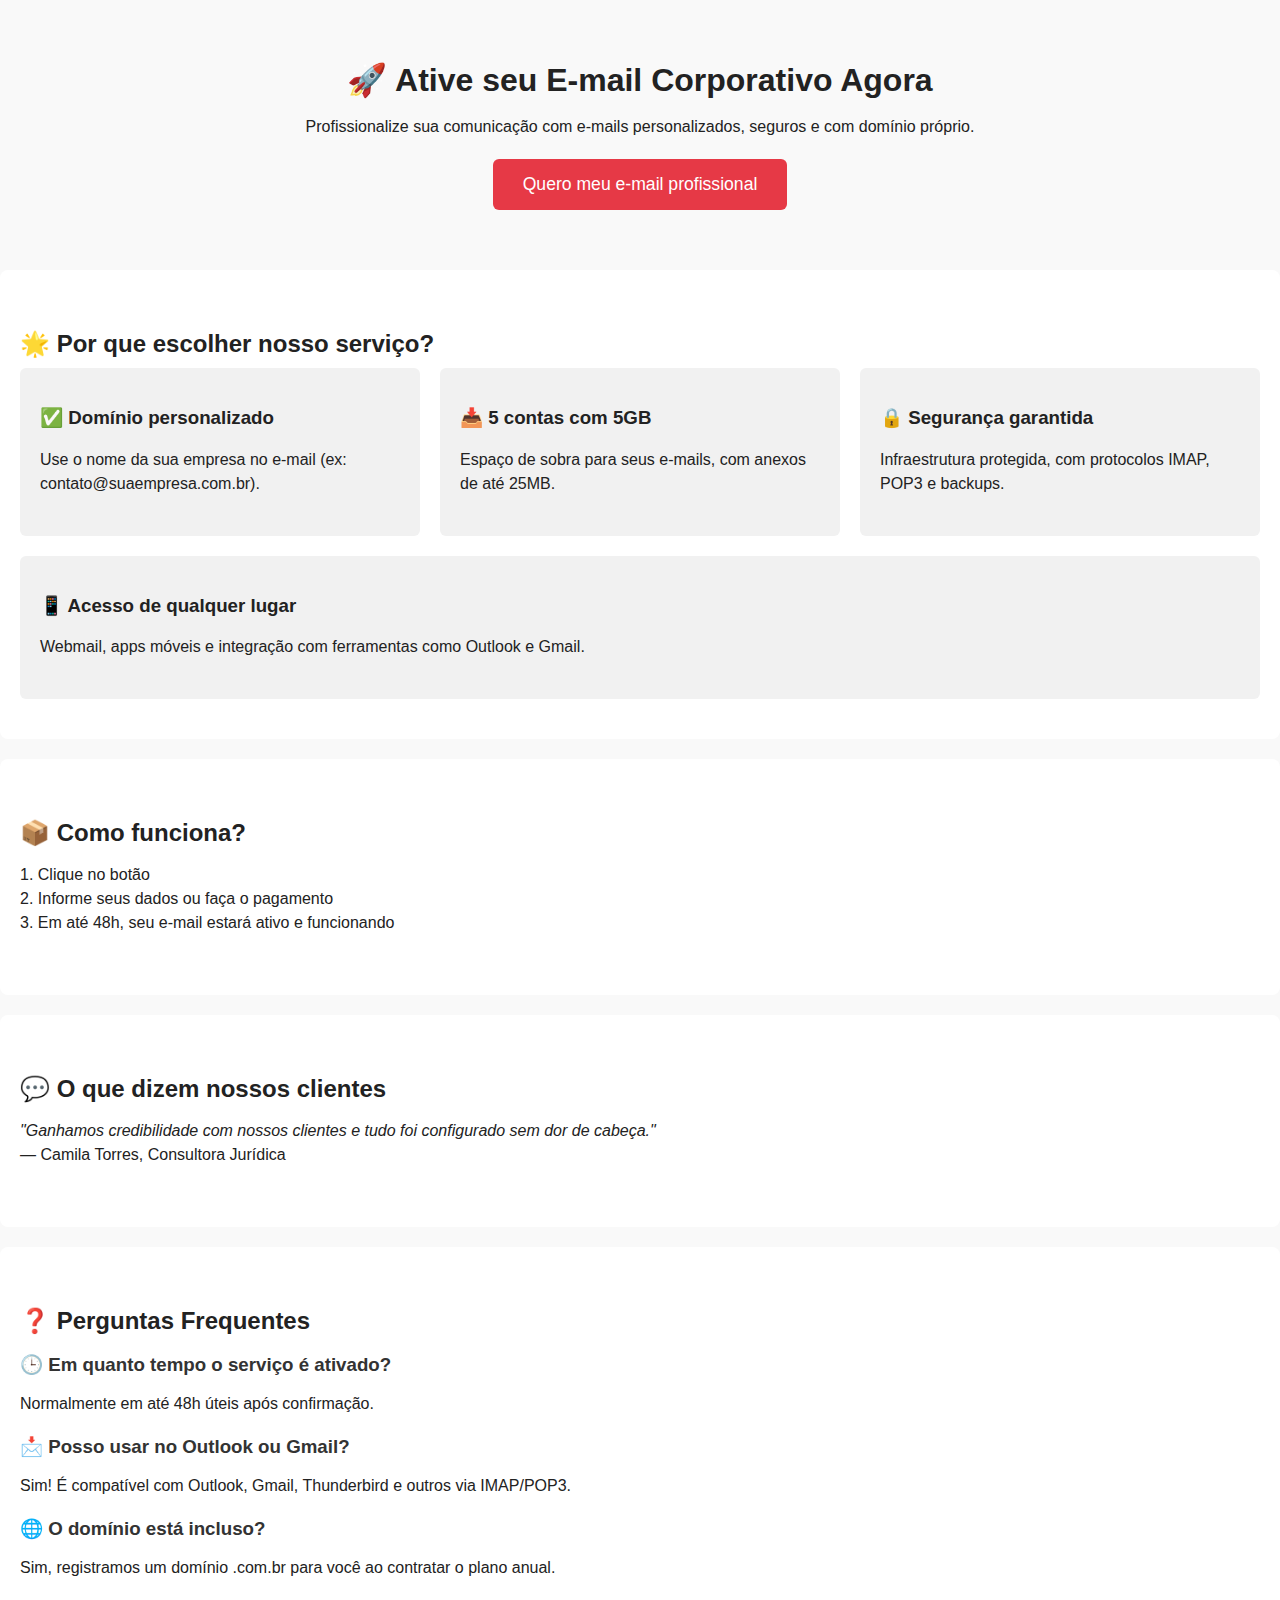
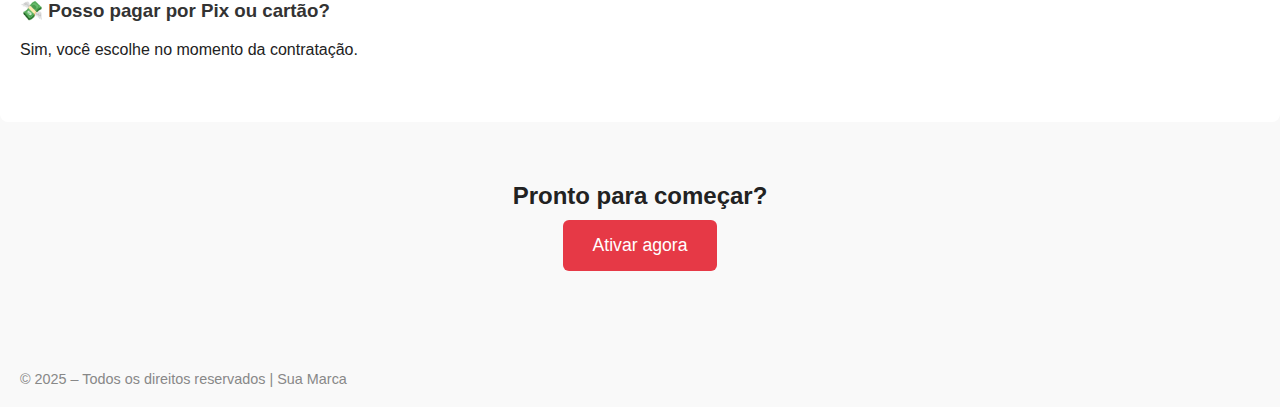
<file: !DOCTYPEotimizadoFINAL.html>
<!DOCTYPE html>
<html lang="pt-BR">
<head>
  <meta charset="UTF-8" />
  <meta name="viewport" content="width=device-width, initial-scale=1" />
  <meta name="description" content="Ative seu e-mail corporativo com domínio próprio em minutos. Profissionalismo, segurança e suporte humano para sua empresa.">
  <title>Ative seu E-mail Profissional</title>
  <style>
    body { margin: 0; font-family: Arial, sans-serif; background: #f9f9f9; color: #222; }
    .container { max-width: 800px; margin: auto; padding: 40px 20px; text-align: center; }
    h1, h2 { margin-bottom: 10px; }
    p { margin-bottom: 20px; line-height: 1.5em; }
    .btn-primary {
      background: #e63946; color: white; padding: 15px 30px;
      border: none; border-radius: 6px; font-size: 1.1em; cursor: pointer;
    }
    .section { padding: 40px 20px; background: #fff; margin-top: 20px; border-radius: 8px; }
    .faq-item { text-align: left; margin-bottom: 20px; }
    .faq-item h3 { margin-bottom: 5px; color: #333; }
    .features { text-align: left; display: flex; flex-wrap: wrap; gap: 20px; justify-content: center; }
    .feature { flex: 1 1 300px; background: #f1f1f1; padding: 20px; border-radius: 6px; }
    footer { margin-top: 40px; padding: 20px; font-size: 0.9em; color: #888; }
    @media (max-width: 600px) {
      .features { flex-direction: column; }
    }
  </style>
</head>
<body>

  <div class="container">
    <h1>🚀 Ative seu E-mail Corporativo Agora</h1>
    <p>Profissionalize sua comunicação com e-mails personalizados, seguros e com domínio próprio.</p>
    <button class="btn-primary" onclick="openModal()">Quero meu e-mail profissional</button>
  </div>

  <section class="section">
    <h2>🌟 Por que escolher nosso serviço?</h2>
    <div class="features">
      <div class="feature">
        <h3>✅ Domínio personalizado</h3>
        <p>Use o nome da sua empresa no e-mail (ex: contato@suaempresa.com.br).</p>
      </div>
      <div class="feature">
        <h3>📥 5 contas com 5GB</h3>
        <p>Espaço de sobra para seus e-mails, com anexos de até 25MB.</p>
      </div>
      <div class="feature">
        <h3>🔒 Segurança garantida</h3>
        <p>Infraestrutura protegida, com protocolos IMAP, POP3 e backups.</p>
      </div>
      <div class="feature">
        <h3>📱 Acesso de qualquer lugar</h3>
        <p>Webmail, apps móveis e integração com ferramentas como Outlook e Gmail.</p>
      </div>
    </div>
  </section>

  <section class="section">
    <h2>📦 Como funciona?</h2>
    <p>1. Clique no botão<br>
       2. Informe seus dados ou faça o pagamento<br>
       3. Em até 48h, seu e-mail estará ativo e funcionando</p>
  </section>

  <section class="section">
    <h2>💬 O que dizem nossos clientes</h2>
    <p><em>"Ganhamos credibilidade com nossos clientes e tudo foi configurado sem dor de cabeça."</em><br>— Camila Torres, Consultora Jurídica</p>
  </section>

  <section class="section">
    <h2>❓ Perguntas Frequentes</h2>
    <div class="faq-item">
      <h3>🕒 Em quanto tempo o serviço é ativado?</h3>
      <p>Normalmente em até 48h úteis após confirmação.</p>
    </div>
    <div class="faq-item">
      <h3>📩 Posso usar no Outlook ou Gmail?</h3>
      <p>Sim! É compatível com Outlook, Gmail, Thunderbird e outros via IMAP/POP3.</p>
    </div>
    <div class="faq-item">
      <h3>🌐 O domínio está incluso?</h3>
      <p>Sim, registramos um domínio .com.br para você ao contratar o plano anual.</p>
    </div>
    <div class="faq-item">
      <h3>💸 Posso pagar por Pix ou cartão?</h3>
      <p>Sim, você escolhe no momento da contratação.</p>
    </div>
  </section>

  <div class="container">
    <h2>Pronto para começar?</h2>
    <button class="btn-primary" onclick="openModal()">Ativar agora</button>
  </div>

  <footer>
    © 2025 – Todos os direitos reservados | Sua Marca
  </footer>

  <!-- Modal -->
  <div id="modal" style="display:none;position:fixed;top:0;left:0;width:100%;height:100%;
    background:rgba(0,0,0,0.6);z-index:999;">
    <div style="background:white;margin:60px auto;padding:30px;max-width:400px;border-radius:8px;text-align:left;">
      <h2>Como deseja seguir?</h2>
      <button class="btn-primary" style="width:100%;margin:10px 0;"
        onclick="window.location.href='https://wa.me/SEUNUMERO?text=Olá,+quero+meu+e-mail+corporativo'">
        Falar pelo WhatsApp
      </button>
      <button class="btn-primary" style="width:100%;margin:10px 0;"
        onclick="window.location.href='https://linkdepagamento.com/assinatura'">
        Fazer pagamento agora
      </button>
      <button style="margin-top:10px;width:100%;" onclick="closeModal()">Cancelar</button>
    </div>
  </div>

  <script>
    function openModal(){ document.getElementById('modal').style.display='block'; }
    function closeModal(){ document.getElementById('modal').style.display='none'; }
  </script>

</body>
</html>
</file>
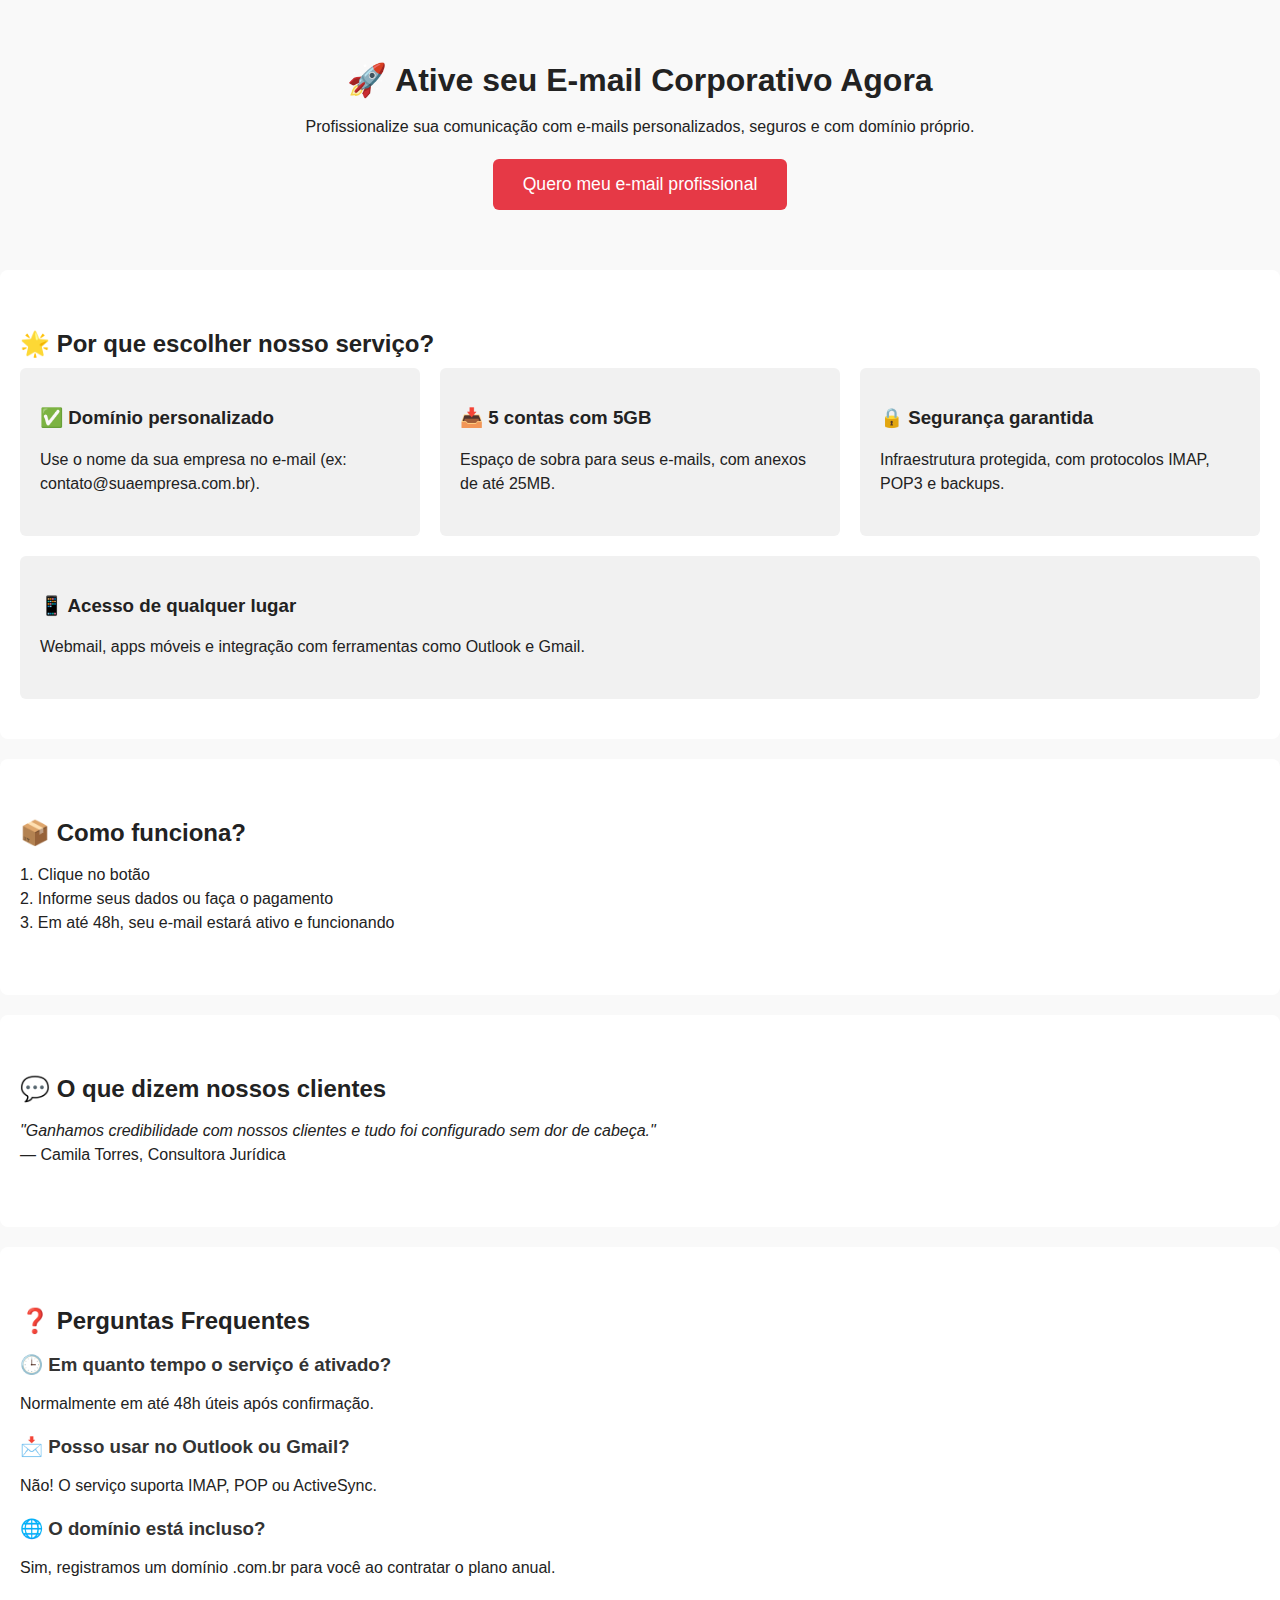
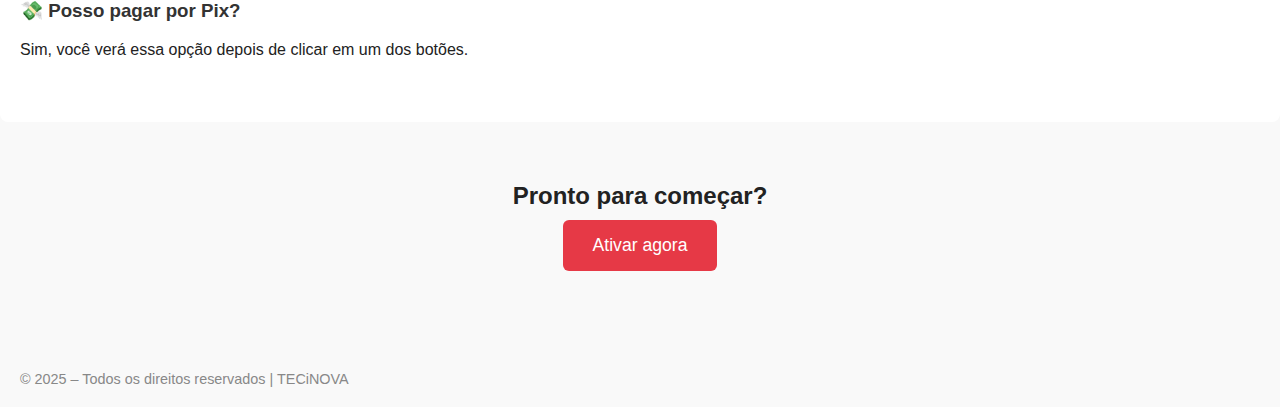
<file: e-mail.html>
<!DOCTYPE html>
<html lang="pt-BR">
<head>
  <meta charset="UTF-8" />
  <meta name="viewport" content="width=device-width, initial-scale=1" />
  <meta name="description" content="Ative seu e-mail corporativo com domínio próprio em minutos. Profissionalismo, segurança e suporte humano para sua empresa.">
  <title>Ative seu E-mail Profissional</title>
  <style>
    body { margin: 0; font-family: Arial, sans-serif; background: #f9f9f9; color: #222; }
    .container { max-width: 800px; margin: auto; padding: 40px 20px; text-align: center; }
    h1, h2 { margin-bottom: 10px; }
    p { margin-bottom: 20px; line-height: 1.5em; }
    .btn-primary {
      background: #e63946; color: white; padding: 15px 30px;
      border: none; border-radius: 6px; font-size: 1.1em; cursor: pointer;
    }
    .section { padding: 40px 20px; background: #fff; margin-top: 20px; border-radius: 8px; }
    .faq-item { text-align: left; margin-bottom: 20px; }
    .faq-item h3 { margin-bottom: 5px; color: #333; }
    .features { text-align: left; display: flex; flex-wrap: wrap; gap: 20px; justify-content: center; }
    .feature { flex: 1 1 300px; background: #f1f1f1; padding: 20px; border-radius: 6px; }
    footer { margin-top: 40px; padding: 20px; font-size: 0.9em; color: #888; }
    @media (max-width: 600px) {
      .features { flex-direction: column; }
    }
  </style>
</head>
<body>

  <div class="container">
    <h1>🚀 Ative seu E-mail Corporativo Agora</h1>
    <p>Profissionalize sua comunicação com e-mails personalizados, seguros e com domínio próprio.</p>
    <button class="btn-primary" onclick="openModal()">Quero meu e-mail profissional</button>
  </div>

  <section class="section">
    <h2>🌟 Por que escolher nosso serviço?</h2>
    <div class="features">
      <div class="feature">
        <h3>✅ Domínio personalizado</h3>
        <p>Use o nome da sua empresa no e-mail (ex: contato@suaempresa.com.br).</p>
      </div>
      <div class="feature">
        <h3>📥 5 contas com 5GB</h3>
        <p>Espaço de sobra para seus e-mails, com anexos de até 25MB.</p>
      </div>
      <div class="feature">
        <h3>🔒 Segurança garantida</h3>
        <p>Infraestrutura protegida, com protocolos IMAP, POP3 e backups.</p>
      </div>
      <div class="feature">
        <h3>📱 Acesso de qualquer lugar</h3>
        <p>Webmail, apps móveis e integração com ferramentas como Outlook e Gmail.</p>
      </div>
    </div>
  </section>

  <section class="section">
    <h2>📦 Como funciona?</h2>
    <p>1. Clique no botão<br>
       2. Informe seus dados ou faça o pagamento<br>
       3. Em até 48h, seu e-mail estará ativo e funcionando</p>
  </section>

  <section class="section">
    <h2>💬 O que dizem nossos clientes</h2>
    <p><em>"Ganhamos credibilidade com nossos clientes e tudo foi configurado sem dor de cabeça."</em><br>— Camila Torres, Consultora Jurídica</p>
  </section>

  <section class="section">
    <h2>❓ Perguntas Frequentes</h2>
    <div class="faq-item">
      <h3>🕒 Em quanto tempo o serviço é ativado?</h3>
      <p>Normalmente em até 48h úteis após confirmação.</p>
    </div>
    <div class="faq-item">
      <h3>📩 Posso usar no Outlook ou Gmail?</h3>
      <p>Não! O serviço suporta IMAP, POP ou ActiveSync.</p>
    </div>
    <div class="faq-item">
      <h3>🌐 O domínio está incluso?</h3>
      <p>Sim, registramos um domínio .com.br para você ao contratar o plano anual.</p>
    </div>
    <div class="faq-item">
      <h3>💸 Posso pagar por Pix?</h3>
      <p>Sim, você verá essa opção depois de clicar em um dos botões.</p>
    </div>
  </section>

  <div class="container">
    <h2>Pronto para começar?</h2>
    <button class="btn-primary" onclick="openModal()">Ativar agora</button>
  </div>

  <footer>
    © 2025 – Todos os direitos reservados | TECiNOVA
  </footer>

  <!-- Modal -->
  <div id="modal" style="display:none;position:fixed;top:0;left:0;width:100%;height:100%;
    background:rgba(0,0,0,0.6);z-index:999;">
    <div style="background:white;margin:60px auto;padding:30px;max-width:400px;border-radius:8px;text-align:left;">
      <h2>Como deseja seguir?</h2>
      <button class="btn-primary" style="width:100%;margin:10px 0;"
        onclick="window.location.href='https://wa.me/SEUNUMERO?text=Olá,+quero+meu+e-mail+corporativo'">
        Falar pelo WhatsApp
      </button>
      <button class="btn-primary" style="width:100%;margin:10px 0;"
        onclick="window.location.href='https://linkdepagamento.com/assinatura'">
        Fazer pagamento agora
      </button>
      <button style="margin-top:10px;width:100%;" onclick="closeModal()">Cancelar</button>
    </div>
  </div>

  <script>
    function openModal(){ document.getElementById('modal').style.display='block'; }
    function closeModal(){ document.getElementById('modal').style.display='none'; }
  </script>

</body>
</html>
</file>
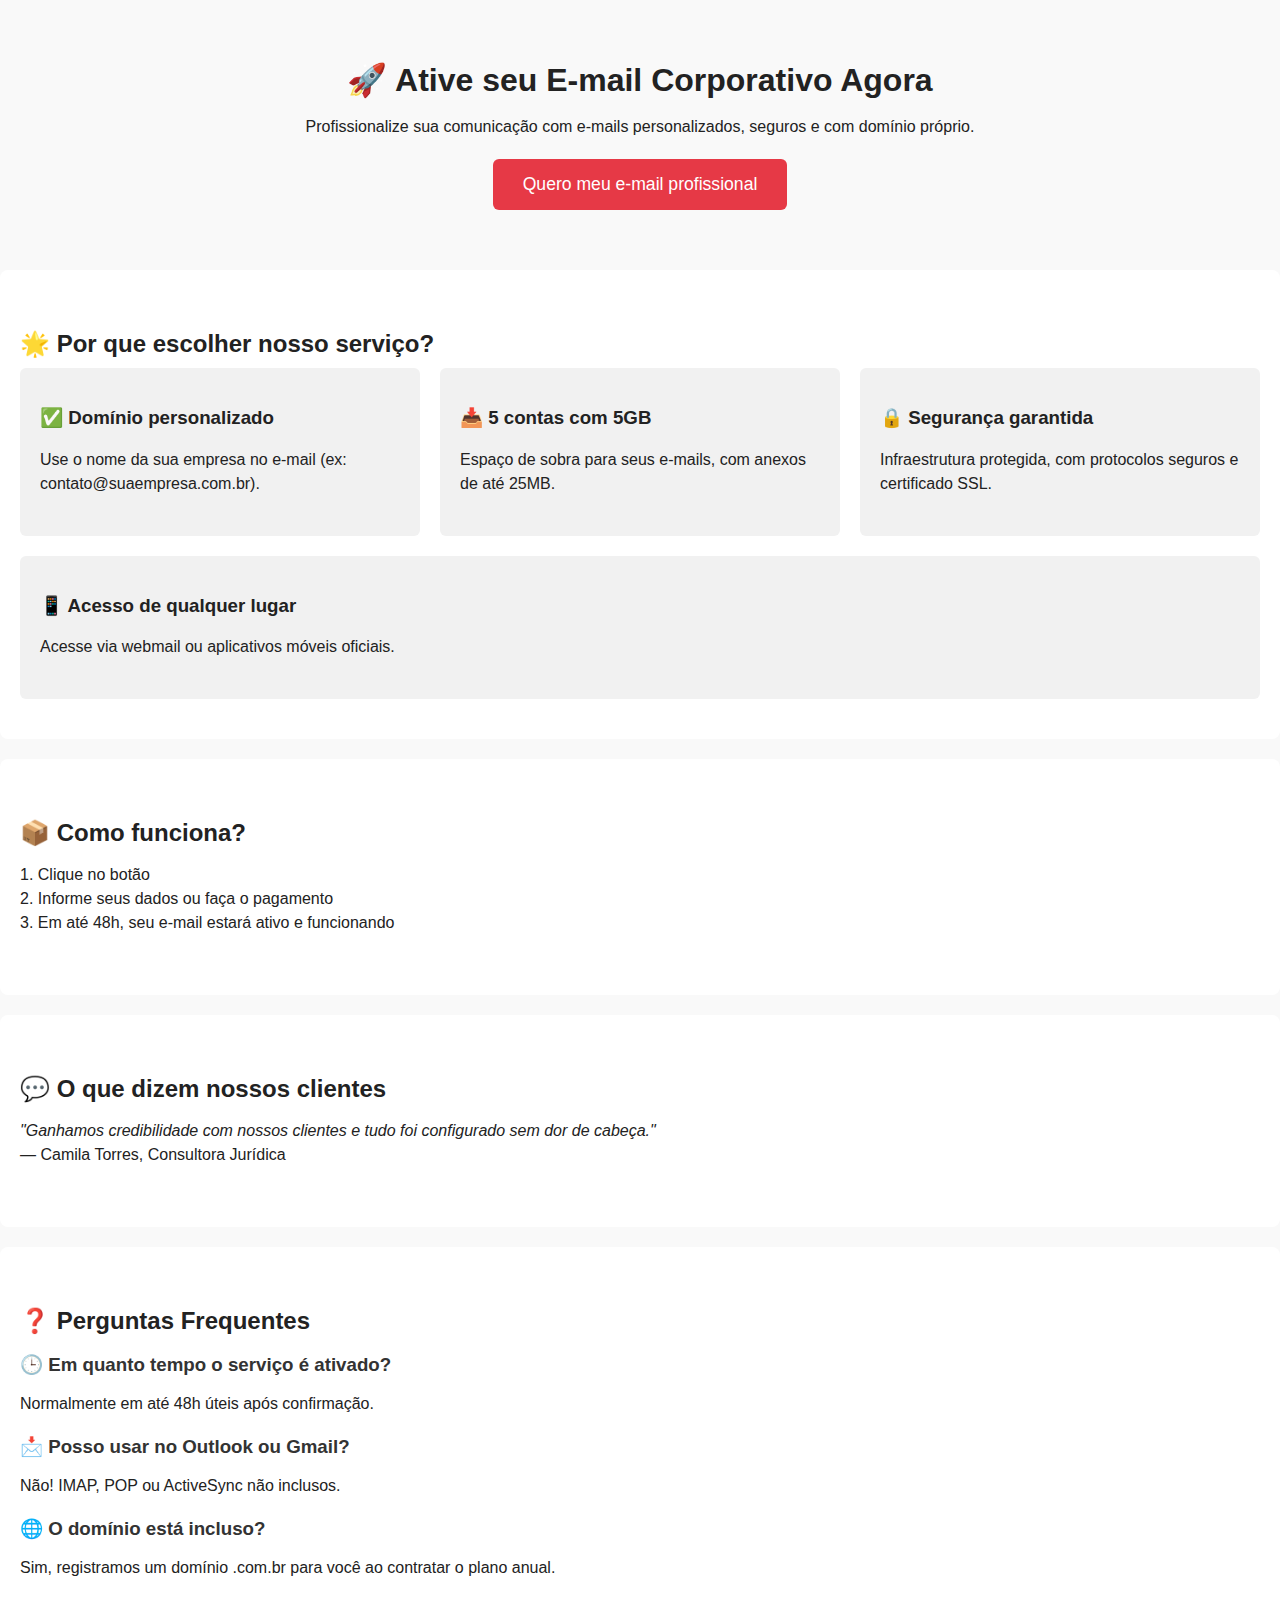
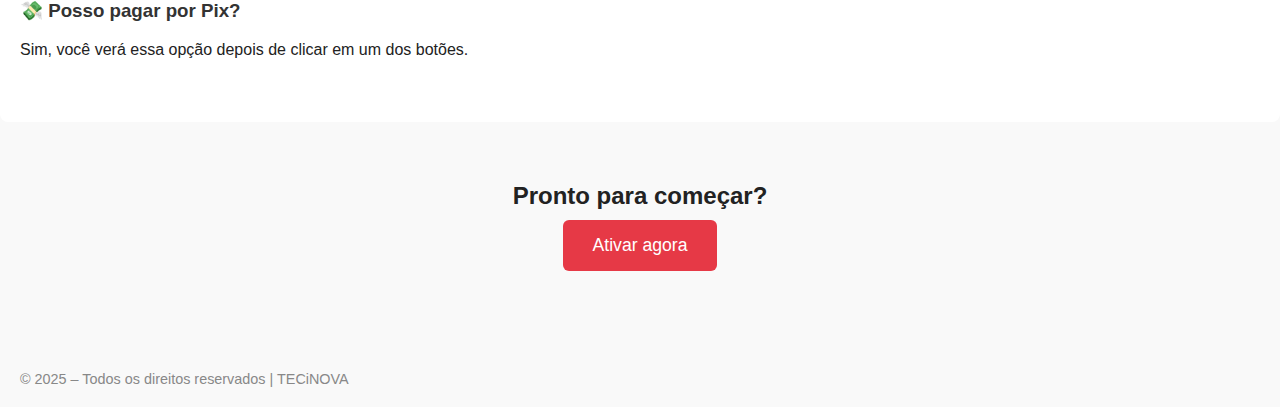
<file: mail.html>
<!DOCTYPE html>
<html lang="pt-BR">
<head>
  <meta charset="UTF-8" />
  <meta name="viewport" content="width=device-width, initial-scale=1" />
  <meta name="description" content="Ative seu e-mail corporativo com domínio próprio em minutos. Profissionalismo, segurança e suporte humano para sua empresa.">
  <title>Ative seu E-mail Profissional</title>
  <style>
    body { margin: 0; font-family: Arial, sans-serif; background: #f9f9f9; color: #222; }
    .container { max-width: 800px; margin: auto; padding: 40px 20px; text-align: center; }
    h1, h2 { margin-bottom: 10px; }
    p { margin-bottom: 20px; line-height: 1.5em; }
    .btn-primary {
      background: #e63946; color: white; padding: 15px 30px;
      border: none; border-radius: 6px; font-size: 1.1em; cursor: pointer;
    }
    .section { padding: 40px 20px; background: #fff; margin-top: 20px; border-radius: 8px; }
    .faq-item { text-align: left; margin-bottom: 20px; }
    .faq-item h3 { margin-bottom: 5px; color: #333; }
    .features { text-align: left; display: flex; flex-wrap: wrap; gap: 20px; justify-content: center; }
    .feature { flex: 1 1 300px; background: #f1f1f1; padding: 20px; border-radius: 6px; }
    footer { margin-top: 40px; padding: 20px; font-size: 0.9em; color: #888; }
    @media (max-width: 600px) {
      .features { flex-direction: column; }
    }
  </style>
</head>
<body>

  <div class="container">
    <h1>🚀 Ative seu E-mail Corporativo Agora</h1>
    <p>Profissionalize sua comunicação com e-mails personalizados, seguros e com domínio próprio.</p>
    <button class="btn-primary" onclick="openModal()">Quero meu e-mail profissional</button>
  </div>

  <section class="section">
    <h2>🌟 Por que escolher nosso serviço?</h2>
    <div class="features">
      <div class="feature">
        <h3>✅ Domínio personalizado</h3>
        <p>Use o nome da sua empresa no e-mail (ex: contato@suaempresa.com.br).</p>
      </div>
      <div class="feature">
        <h3>📥 5 contas com 5GB</h3>
        <p>Espaço de sobra para seus e-mails, com anexos de até 25MB.</p>
      </div>
      <div class="feature">
        <h3>🔒 Segurança garantida</h3>
        <p>Infraestrutura protegida, com protocolos seguros e certificado SSL.</p>
      </div>
      <div class="feature">
        <h3>📱 Acesso de qualquer lugar</h3>
        <p>Acesse via webmail ou aplicativos móveis oficiais.</p>
      </div>
    </div>
  </section>

  <section class="section">
    <h2>📦 Como funciona?</h2>
    <p>1. Clique no botão<br>
       2. Informe seus dados ou faça o pagamento<br>
       3. Em até 48h, seu e-mail estará ativo e funcionando</p>
  </section>

  <section class="section">
    <h2>💬 O que dizem nossos clientes</h2>
    <p><em>"Ganhamos credibilidade com nossos clientes e tudo foi configurado sem dor de cabeça."</em><br>— Camila Torres, Consultora Jurídica</p>
  </section>

  <section class="section">
    <h2>❓ Perguntas Frequentes</h2>
    <div class="faq-item">
      <h3>🕒 Em quanto tempo o serviço é ativado?</h3>
      <p>Normalmente em até 48h úteis após confirmação.</p>
    </div>
    <div class="faq-item">
      <h3>📩 Posso usar no Outlook ou Gmail?</h3>
      <p>Não! IMAP, POP ou ActiveSync não inclusos.</p>
    </div>
    <div class="faq-item">
      <h3>🌐 O domínio está incluso?</h3>
      <p>Sim, registramos um domínio .com.br para você ao contratar o plano anual.</p>
    </div>
    <div class="faq-item">
      <h3>💸 Posso pagar por Pix?</h3>
      <p>Sim, você verá essa opção depois de clicar em um dos botões.</p>
    </div>
  </section>

  <div class="container">
    <h2>Pronto para começar?</h2>
    <button class="btn-primary" onclick="openModal()">Ativar agora</button>
  </div>

  <footer>
    © 2025 – Todos os direitos reservados | TECiNOVA
  </footer>

  <!-- Modal -->
  <div id="modal" style="display:none;position:fixed;top:0;left:0;width:100%;height:100%;
    background:rgba(0,0,0,0.6);z-index:999;">
    <div style="background:white;margin:60px auto;padding:30px;max-width:400px;border-radius:8px;text-align:left;">
      <h2>Como deseja seguir?</h2>
      <button class="btn-primary" style="width:100%;margin:10px 0;"
        onclick="window.location.href='https://wa.me/SEUNUMERO?text=Olá,+quero+meu+e-mail+corporativo'">
        Falar pelo WhatsApp
      </button>
      <button class="btn-primary" style="width:100%;margin:10px 0;"
        onclick="window.location.href='https://linkdepagamento.com/assinatura'">
        Fazer pagamento agora
      </button>
      <button style="margin-top:10px;width:100%;" onclick="closeModal()">Cancelar</button>
    </div>
  </div>

  <script>
    function openModal(){ document.getElementById('modal').style.display='block'; }
    function closeModal(){ document.getElementById('modal').style.display='none'; }
  </script>

</body>
</html>
</file>
